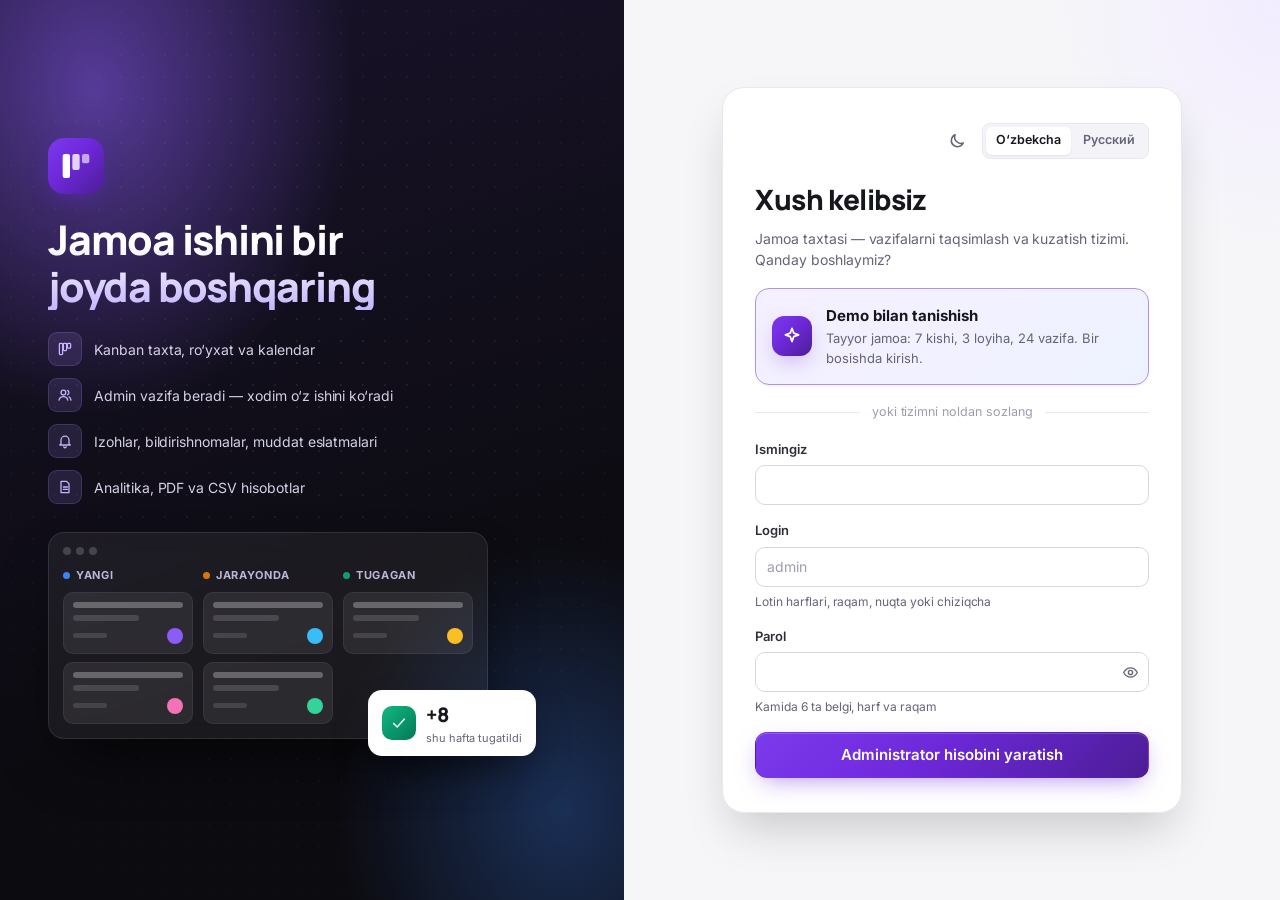
<file: index.html>
<!doctype html>
<html lang="uz">
<head>
  <meta charset="utf-8">
  <meta name="viewport" content="width=device-width, initial-scale=1, viewport-fit=cover">
  <meta name="color-scheme" content="light dark">
  <meta name="theme-color" content="#17171d">
  <title>Jamoa taxtasi</title>
  <meta name="description" content="Jamoa vazifalarini boshqarish tizimi: administrator vazifa beradi, xodimlar o‘z ishini kuzatadi.">
  <link rel="icon" href="data:image/svg+xml,%3Csvg xmlns='http://www.w3.org/2000/svg' viewBox='0 0 24 24'%3E%3Crect width='24' height='24' rx='6' fill='%236d28d9'/%3E%3Crect x='4' y='5' width='4' height='14' rx='1' fill='%23fff'/%3E%3Crect x='10' y='5' width='4' height='9' rx='1' fill='%23fff' fill-opacity='.8'/%3E%3Crect x='16' y='5' width='4' height='5' rx='1' fill='%23fff' fill-opacity='.6'/%3E%3C/svg%3E">
  <link rel="stylesheet" href="css/fonts.css">
  <link rel="stylesheet" href="css/tokens.css">
  <link rel="stylesheet" href="css/components.css">
  <link rel="stylesheet" href="css/layout.css">
  <link rel="stylesheet" href="css/views.css">
  <link rel="stylesheet" href="css/theme.css">
  <link rel="stylesheet" href="css/print.css" media="print">
</head>
<body>
  <a class="skip" href="#view">Asosiy qismga o‘tish</a>
  <div id="app" class="app"></div>
  <noscript><p style="padding:24px">Ilova ishlashi uchun JavaScript yoqilgan bo‘lishi kerak. / Для работы приложения включите JavaScript.</p></noscript>

  <!-- yadro -->
  <script src="js/core/sha256.js"></script>
  <script src="js/core/logic.js"></script>
  <script src="js/core/i18n.js"></script>
  <script src="js/core/i18n-ru.js"></script>
  <script src="js/core/store.js"></script>
  <script src="js/core/auth.js"></script>
  <script src="js/core/ui.js"></script>
  <script src="js/core/router.js"></script>
  <script src="js/core/charts.js"></script>
  <!-- sahifalar -->
  <script src="js/views/auth.js"></script>
  <script src="js/views/task-detail.js"></script>
  <script src="js/views/board.js"></script>
  <script src="js/views/users.js"></script>
  <script src="js/views/dashboard.js"></script>
  <script src="js/views/member.js"></script>
  <script src="js/views/notifications.js"></script>
  <script src="js/views/reports.js"></script>
  <script src="js/views/settings.js"></script>
  <!-- ishga tushirish -->
  <script src="js/app.js"></script>
  <script>App.boot();</script>
</body>
</html>
</file>
<file: css/fonts.css>
/* Inter va Manrope (SIL OFL litsenziyasi) — file:// da ishlashi uchun CSS ichiga joylangan. Subsetlar: lotin, lotin-kengaytirilgan, kirill. */
@font-face{font-family:'Inter';font-style:normal;font-display:swap;font-weight:200 800;src:url([data-uri]) format('woff2');unicode-range:U+0301,U+0400-045F,U+0490-0491,U+04B0-04B1,U+2116;}
@font-face{font-family:'Inter';font-style:normal;font-display:swap;font-weight:200 800;src:url([data-uri]) format('woff2');unicode-range:U+0100-02BA,U+02BD-02C5,U+02C7-02CC,U+02CE-02D7,U+02DD-02FF,U+0304,U+0308,U+0329,U+1D00-1DBF,U+1E00-1E9F,U+1EF2-1EFF,U+2020,U+20A0-20AB,U+20AD-20C0,U+2113,U+2C60-2C7F,U+A720-A7FF;}
@font-face{font-family:'Inter';font-style:normal;font-display:swap;font-weight:200 800;src:url([data-uri]) format('woff2');unicode-range:U+0000-00FF,U+0131,U+0152-0153,U+02BB-02BC,U+02C6,U+02DA,U+02DC,U+0304,U+0308,U+0329,U+2000-206F,U+20AC,U+2122,U+2191,U+2193,U+2212,U+2215,U+FEFF,U+FFFD;}
@font-face{font-family:'Manrope';font-style:normal;font-display:swap;font-weight:200 800;src:url([data-uri]) format('woff2');unicode-range:U+0301,U+0400-045F,U+0490-0491,U+04B0-04B1,U+2116;}
@font-face{font-family:'Manrope';font-style:normal;font-display:swap;font-weight:200 800;src:url([data-uri]) format('woff2');unicode-range:U+0100-02BA,U+02BD-02C5,U+02C7-02CC,U+02CE-02D7,U+02DD-02FF,U+0304,U+0308,U+0329,U+1D00-1DBF,U+1E00-1E9F,U+1EF2-1EFF,U+2020,U+20A0-20AB,U+20AD-20C0,U+2113,U+2C60-2C7F,U+A720-A7FF;}
@font-face{font-family:'Manrope';font-style:normal;font-display:swap;font-weight:200 800;src:url([data-uri]) format('woff2');unicode-range:U+0000-00FF,U+0131,U+0152-0153,U+02BB-02BC,U+02C6,U+02DA,U+02DC,U+0304,U+0308,U+0329,U+2000-206F,U+20AC,U+2122,U+2191,U+2193,U+2212,U+2215,U+FEFF,U+FFFD;}
</file>
<file: css/tokens.css>
/* "Grafit" palitrasi: deyarli qora menyu + binafsha urg'u, neytral kulrang yuzalar.
   Uch holat: tizim (prefers-color-scheme), majburiy yorug' [data-theme=light], majburiy qorong'i [data-theme=dark].
   Holat ranglari (new/doing/done) dataviz validatori bilan tekshirilgan: CVD ΔE 8.8, kontrast ≥ 3:1 (ikkala rejim). */
:root {
  --bg: #f6f6f9;
  --surface: #ffffff;
  --surface-2: #f4f4f8;
  --lane: #efeff4;
  --ink: #16161d;
  --ink-2: #2e2e3a;
  --muted: #64647a;
  --faint: #9d9db0;
  --line: #e8e8ef;
  --line-strong: #d7d7e2;
  --hover: #f1f1f6;
  --primary: #6d28d9;
  --primary-hover: #5b21b6;
  --primary-soft: #f2ecff;
  --primary-ink: #6d28d9;
  --on-primary: #ffffff;
  --grad: linear-gradient(135deg, #7c3aed 0%, #6d28d9 45%, #4c1d95 100%);
  --grad-soft: linear-gradient(135deg, #f5f0ff 0%, #eef2ff 100%);
  --glow: 0 8px 24px -8px rgba(109, 40, 217, .55);
  --gold: #8b5cf6;
  --gold-soft: #f2ecff;
  --gold-ink: #6d28d9;
  --side-top: #1d1530;
  --side-bottom: #0e0e12;
  --side-ink: #f4f4f7;
  --side-muted: #a3a3b4;
  --side-hover: rgba(255, 255, 255, .06);
  --side-accent: #a78bfa;
  --side-active-bg: linear-gradient(90deg, rgba(167, 139, 250, .22), rgba(167, 139, 250, .06));
  --side-active-ink: #ffffff;
  --side-badge-ink: #1a1030;
  --side-bg:
    radial-gradient(120% 40% at 0% 0%, rgba(124, 58, 237, .28), transparent 60%),
    radial-gradient(90% 30% at 100% 100%, rgba(124, 58, 237, .14), transparent 70%),
    linear-gradient(180deg, #17171d, #0d0d11);
  --new: #3b82f6;
  --doing: #d97706;
  --done: #0f9f6e;
  --new-soft: #eaf1fe;
  --doing-soft: #fdf2e3;
  --done-soft: #e5f6ef;
  --error: #dc2626;
  --error-soft: #fef2f2;
  --ok: #047857;
  --ok-soft: #e5f6ef;
  --warn: #b45309;
  --warn-soft: #fdf2e3;
  --shadow-sm: 0 1px 2px rgba(22, 22, 29, .04), 0 1px 3px rgba(22, 22, 29, .04);
  --shadow-md: 0 1px 2px rgba(22, 22, 29, .04), 0 8px 24px -6px rgba(22, 22, 29, .10);
  --shadow: 0 24px 48px -12px rgba(22, 22, 29, .22);
  --radius: 14px;
  --radius-sm: 9px;
  --font: "Inter", system-ui, -apple-system, "Segoe UI", Roboto, Ubuntu, "Noto Sans", Arial, sans-serif;
  --font-display: "Manrope", "Inter", system-ui, sans-serif;
  --mono: ui-monospace, "SFMono-Regular", Menlo, Consolas, monospace;
  color-scheme: light;
}

/* Qorong'i qiymatlar — bir marta yoziladi, ikki selektorga qo'llanadi */
@media (prefers-color-scheme: dark) {
  :root:not([data-theme="light"]) {
    --bg: #0b0b0f; --surface: #141419; --surface-2: #1a1a21; --lane: #111116; --ink: #f3f3f7; --ink-2: #d9d9e3;
    --muted: #a2a2b5; --faint: #6e6e82; --line: #25252e; --line-strong: #33333f; --hover: #1d1d25;
    --primary: #a78bfa; --primary-hover: #c4b5fd; --primary-soft: #231a3b; --primary-ink: #c4b5fd; --on-primary: #140c26;
    --grad: linear-gradient(135deg, #8b5cf6 0%, #7c3aed 50%, #5b21b6 100%); --grad-soft: linear-gradient(135deg, #1d1630 0%, #171a2c 100%);
    --glow: 0 8px 28px -8px rgba(139, 92, 246, .6);
    --gold: #a78bfa; --gold-soft: #231a3b; --gold-ink: #c4b5fd;
    --new-soft: #14223f; --doing-soft: #2e2210; --done-soft: #0f2a20;
    --error: #f87171; --error-soft: #2a1416; --ok: #34d399; --ok-soft: #0f2a20; --warn: #fbbf24; --warn-soft: #2e2210;
    --shadow-sm: 0 1px 2px rgba(0, 0, 0, .35); --shadow-md: 0 1px 2px rgba(0, 0, 0, .3), 0 10px 28px -8px rgba(0, 0, 0, .6); --shadow: 0 24px 56px -12px rgba(0, 0, 0, .7);
    color-scheme: dark;
  }
}
:root[data-theme="dark"] {
  --bg: #0b0b0f; --surface: #141419; --surface-2: #1a1a21; --lane: #111116; --ink: #f3f3f7; --ink-2: #d9d9e3;
  --muted: #a2a2b5; --faint: #6e6e82; --line: #25252e; --line-strong: #33333f; --hover: #1d1d25;
  --primary: #a78bfa; --primary-hover: #c4b5fd; --primary-soft: #231a3b; --primary-ink: #c4b5fd; --on-primary: #140c26;
  --grad: linear-gradient(135deg, #8b5cf6 0%, #7c3aed 50%, #5b21b6 100%); --grad-soft: linear-gradient(135deg, #1d1630 0%, #171a2c 100%);
  --glow: 0 8px 28px -8px rgba(139, 92, 246, .6);
  --gold: #a78bfa; --gold-soft: #231a3b; --gold-ink: #c4b5fd;
  --new-soft: #14223f; --doing-soft: #2e2210; --done-soft: #0f2a20;
  --error: #f87171; --error-soft: #2a1416; --ok: #34d399; --ok-soft: #0f2a20; --warn: #fbbf24; --warn-soft: #2e2210;
  --shadow-sm: 0 1px 2px rgba(0, 0, 0, .35); --shadow-md: 0 1px 2px rgba(0, 0, 0, .3), 0 10px 28px -8px rgba(0, 0, 0, .6); --shadow: 0 24px 56px -12px rgba(0, 0, 0, .7);
  color-scheme: dark;
}
</file>
<file: css/components.css>
/* Asos va umumiy komponentlar */
* { box-sizing: border-box; }
[hidden] { display: none !important; }
html { -webkit-text-size-adjust: 100%; }
body { margin: 0; font: 14px/1.5 var(--font); color: var(--ink); background: var(--bg); -webkit-font-smoothing: antialiased; }
h1, h2, h3, h4 { margin: 0; letter-spacing: -.01em; text-wrap: balance; }
p { margin: 0; }
a { color: var(--primary-ink); }
button, input, select, textarea { font: inherit; color: inherit; }
:focus-visible { outline: 2px solid var(--primary); outline-offset: 2px; border-radius: 6px; }
.sr-only { position: absolute; width: 1px; height: 1px; padding: 0; margin: -1px; overflow: hidden; clip: rect(0 0 0 0); white-space: nowrap; border: 0; }
.muted { color: var(--muted); }
.num { font-variant-numeric: tabular-nums; }
.skip { position: absolute; left: -999px; top: 8px; z-index: 200; background: var(--surface); color: var(--ink); padding: 8px 12px; border-radius: 6px; }
.skip:focus { left: 8px; }

/* Ikonka */
.ico { display: inline-grid; place-items: center; width: 18px; height: 18px; flex: none; }
.ico svg { width: 100%; height: 100%; fill: none; stroke: currentColor; stroke-width: 1.6; stroke-linecap: round; stroke-linejoin: round; }

/* ---------- Tugmalar ---------- */
.btn {
  display: inline-flex; align-items: center; justify-content: center; gap: 7px; height: 36px; padding: 0 14px;
  font-weight: 600; font-size: 13.5px; white-space: nowrap; cursor: pointer; text-decoration: none; color: var(--ink);
  background: var(--surface); border: 1px solid var(--line); border-radius: var(--radius-sm); transition: background .12s, border-color .12s;
}
.btn:hover { background: var(--hover); }
.btn:disabled { opacity: .55; cursor: not-allowed; }
.btn .ico { width: 16px; height: 16px; }
.btn--primary { background: var(--primary); border-color: var(--primary); color: var(--on-primary); }
.btn--primary:hover { background: var(--primary-hover); border-color: var(--primary-hover); }
.btn--gold { background: var(--gold); border-color: var(--gold); color: #fff; }
.btn--danger { background: var(--error); border-color: var(--error); color: #fff; }
.btn--danger:hover { background: var(--error); filter: brightness(.95); }
.btn--ghost { background: transparent; border-color: transparent; }
.btn--ghost:hover { background: var(--hover); }
.btn--sm { height: 30px; padding: 0 10px; font-size: 12.5px; }
.btn--block { width: 100%; height: 42px; font-size: 14.5px; }
.icon-btn { width: 30px; height: 30px; display: inline-grid; place-items: center; padding: 0; border: 0; border-radius: var(--radius-sm); background: transparent; color: var(--muted); cursor: pointer; flex: none; }
.icon-btn:hover { background: var(--hover); color: var(--ink); }
.icon-btn .ico { width: 17px; height: 17px; }
.icon-btn--lg { width: 38px; height: 38px; }
.icon-btn--lg .ico { width: 19px; height: 19px; }
.icon-btn--danger:hover { color: var(--error); }
.link-btn { padding: 0; font-weight: 600; color: var(--primary-ink); background: none; border: 0; cursor: pointer; text-decoration: underline; text-underline-offset: 2px; }

/* ---------- Maydonlar ---------- */
.input, select.input, textarea.input {
  width: 100%; height: 38px; padding: 0 11px; color: var(--ink); background: var(--surface);
  border: 1px solid var(--line); border-radius: var(--radius-sm); transition: border-color .12s, box-shadow .12s;
}
textarea.input { height: auto; min-height: 90px; padding: 9px 11px; resize: vertical; line-height: 1.5; }
.input::placeholder { color: var(--faint); }
.input:hover { border-color: var(--line-strong); }
.input:focus-visible { outline: none; border-color: var(--primary); box-shadow: 0 0 0 3px var(--primary-soft); }
[aria-invalid="true"], .input[aria-invalid="true"] { border-color: var(--error) !important; }
.input-wrap { position: relative; }
.input-wrap .input { padding-right: 40px; }
.input-addon { position: absolute; right: 4px; top: 50%; transform: translateY(-50%); }
.field { display: grid; gap: 6px; min-width: 0; align-content: start; }
.field__label { font-size: 13px; font-weight: 600; color: var(--ink-2); }
.field__opt { font-weight: 400; color: var(--faint); }
.field__hint { font-size: 12px; color: var(--muted); }
.field__error { font-size: 12.5px; font-weight: 600; color: var(--error); }
.field__error:empty { display: none; }
.form { display: grid; gap: 16px; }
.form__row { display: grid; grid-template-columns: repeat(2, minmax(0, 1fr)); gap: 14px; }
.check { display: inline-flex; align-items: center; gap: 8px; cursor: pointer; font-size: 13.5px; color: var(--ink-2); }
.check input { width: 16px; height: 16px; accent-color: var(--primary); margin: 0; }

/* Segment tanlov (rol, mavzu, ko'rinish) */
.seg-ctl { display: inline-flex; padding: 3px; gap: 2px; background: var(--surface-2); border: 1px solid var(--line); border-radius: 9px; }
.seg-ctl button { height: 30px; padding: 0 12px; display: inline-flex; align-items: center; gap: 6px; font-size: 13px; font-weight: 600; color: var(--muted); background: transparent; border: 0; border-radius: 7px; cursor: pointer; }
.seg-ctl button[aria-pressed="true"], .seg-ctl button[aria-selected="true"] { color: var(--ink); background: var(--surface); box-shadow: var(--shadow-sm); }
.seg-ctl .ico { width: 15px; height: 15px; }

/* Rang tanlov */
.swatches { display: flex; flex-wrap: wrap; gap: 8px; }
.swatch { width: 28px; height: 28px; border-radius: 50%; border: 2px solid transparent; background: var(--sw); cursor: pointer; box-shadow: inset 0 0 0 2px var(--surface); }
.swatch[aria-pressed="true"], .swatch[aria-checked="true"] { border-color: var(--ink); }

/* ---------- Belgilar ---------- */
.avatar {
  --av: var(--primary);
  width: 28px; height: 28px; flex: none; border-radius: 50%; display: inline-grid; place-items: center;
  font-size: 11px; font-weight: 700; letter-spacing: .02em; color: #fff; background: var(--av);
}
.avatar--sm { width: 22px; height: 22px; font-size: 9.5px; }
.avatar--lg { width: 40px; height: 40px; font-size: 14px; }
.avatar--xl { width: 56px; height: 56px; font-size: 19px; }
.avatar--empty { background: transparent; color: var(--faint); border: 1.5px dashed var(--line-strong); }
.dot { width: 8px; height: 8px; border-radius: 50%; display: inline-block; flex: none; }
.dot--new { background: var(--new); } .dot--doing { background: var(--doing); } .dot--done { background: var(--done); }
.pill { display: inline-flex; align-items: center; gap: 6px; height: 24px; padding: 0 9px; font-size: 12px; font-weight: 600; border-radius: 12px; white-space: nowrap; }
.pill--new { background: var(--new-soft); color: var(--ink-2); } .pill--doing { background: var(--doing-soft); color: var(--ink-2); } .pill--done { background: var(--done-soft); color: var(--ink-2); }
.pill--admin { background: var(--gold-soft); color: var(--gold-ink); }
.pill--member { background: var(--surface-2); color: var(--muted); }
.pill--off { background: var(--error-soft); color: var(--error); }
.prio { display: inline-flex; align-items: center; gap: 4px; font-size: 12px; font-weight: 600; }
.prio .ico { width: 14px; height: 14px; }
.prio--yuqori { color: var(--error); } .prio--orta { color: var(--warn); } .prio--past { color: var(--faint); }
.tag { display: inline-flex; align-items: center; height: 20px; padding: 0 7px; font-size: 11.5px; font-weight: 600; color: var(--muted); background: var(--surface-2); border-radius: 5px; }
.proj-chip { --pc: var(--primary); display: inline-flex; align-items: center; gap: 6px; max-width: 100%; font-size: 12px; font-weight: 600; color: var(--ink-2); overflow: hidden; text-overflow: ellipsis; white-space: nowrap; }
.proj-chip__dot { width: 8px; height: 8px; border-radius: 2px; background: var(--pc); flex: none; }
.chip { height: 28px; padding: 0 11px; font-size: 12.5px; font-weight: 600; color: var(--ink-2); background: var(--surface-2); border: 1px solid transparent; border-radius: 14px; cursor: pointer; }
.chip:hover:not(:disabled) { border-color: var(--line-strong); }
.chip:disabled { opacity: .45; cursor: not-allowed; }
.chip--ghost { background: transparent; color: var(--muted); }
.chip[aria-pressed="true"] { background: var(--primary-soft); color: var(--primary-ink); }
.count-badge { min-width: 18px; height: 18px; padding: 0 5px; display: inline-grid; place-items: center; font-size: 11px; font-weight: 700; color: #fff; background: var(--gold); border-radius: 9px; }
kbd { font: 600 11px/1 var(--font); padding: 3px 6px; color: var(--muted); background: var(--surface); border: 1px solid var(--line-strong); border-bottom-width: 2px; border-radius: 5px; }

/* Progress */
.bar { height: 6px; border-radius: 3px; background: var(--lane); overflow: hidden; }
.bar > i { display: block; height: 100%; border-radius: 3px; background: var(--primary); transition: width .3s ease; }
.bar--gold > i { background: var(--gold); } .bar--ok > i { background: var(--done); }
.segbar { display: flex; gap: 2px; height: 8px; border-radius: 4px; overflow: hidden; background: var(--lane); }
.segbar > i { display: block; height: 100%; }
.segbar .s-new { background: var(--new); } .segbar .s-doing { background: var(--doing); } .segbar .s-done { background: var(--done); }

/* ---------- Kartalar ---------- */
.card { background: var(--surface); border: 1px solid var(--line); border-radius: var(--radius); box-shadow: var(--shadow-sm); }
.card__head { display: flex; align-items: center; justify-content: space-between; gap: 12px; padding: 14px 16px 0; }
.card__title { font-size: 14.5px; font-weight: 700; }
.card__body { padding: 14px 16px 16px; }
.alert { padding: 10px 12px; font-size: 13px; font-weight: 600; border-radius: var(--radius-sm); }
.alert--error { color: var(--error); background: var(--error-soft); }
.alert--warn { color: var(--warn); background: var(--warn-soft); }
.alert--info { color: var(--primary-ink); background: var(--primary-soft); }
.empty { display: grid; justify-items: center; gap: 6px; padding: 36px 16px; text-align: center; color: var(--muted); }
.empty__ico { width: 36px; height: 36px; color: var(--faint); margin-bottom: 4px; }
.empty__title { font-weight: 700; color: var(--ink-2); }
.empty__text { max-width: 42ch; font-size: 13px; }
.empty .btn { margin-top: 8px; }

/* ---------- Jadval ---------- */
.table-wrap { overflow-x: auto; border: 1px solid var(--line); border-radius: var(--radius); background: var(--surface); }
.table { width: 100%; border-collapse: collapse; font-size: 13.5px; }
.table th { position: sticky; top: 0; z-index: 1; text-align: left; font-size: 12px; font-weight: 600; color: var(--muted); padding: 10px 12px; background: var(--surface-2); border-bottom: 1px solid var(--line); white-space: nowrap; }
.table td { padding: 10px 12px; border-bottom: 1px solid var(--line); vertical-align: middle; }
.table tr:last-child td { border-bottom: 0; }
.table tbody tr:hover { background: var(--surface-2); }
.cell-user { display: inline-flex; align-items: center; gap: 8px; }

/* ---------- Menyu (ochiladigan) ---------- */
.menu {
  position: fixed; z-index: 90; min-width: 220px; max-width: min(360px, calc(100vw - 16px)); max-height: min(70vh, 520px); overflow: auto; padding: 6px;
  background: var(--surface); border: 1px solid var(--line); border-radius: var(--radius); box-shadow: var(--shadow); animation: pop-in .12s ease;
}
.menu--wide { width: 340px; }
.menu__item { display: flex; align-items: center; gap: 10px; width: 100%; padding: 8px 10px; font-size: 13.5px; font-weight: 500; text-align: left; color: var(--ink); background: none; border: 0; border-radius: 6px; cursor: pointer; }
.menu__item:hover, .menu__item:focus-visible { background: var(--hover); outline: none; }
.menu__item > span:not(.ico) { flex: 1; white-space: nowrap; }
.menu__item.is-danger { color: var(--error); }
.menu__sep { height: 1px; margin: 6px 4px; background: var(--line); }
.menu__head { display: flex; align-items: center; gap: 10px; padding: 8px 10px; }
.menu__head b { display: block; font-size: 13.5px; }
.menu__head small { color: var(--muted); font-size: 12px; }
.menu__head--row { justify-content: space-between; }
.menu__empty { padding: 14px 10px; color: var(--muted); font-size: 13px; }
.notif-item { display: flex; gap: 10px; width: 100%; padding: 9px 10px; text-align: left; background: none; border: 0; border-radius: 6px; cursor: pointer; color: var(--ink); }
.notif-item:hover, .notif-item:focus-visible { background: var(--hover); outline: none; }
.notif-item__dot { width: 8px; height: 8px; margin-top: 6px; border-radius: 50%; flex: none; background: transparent; }
.notif-item.is-unread .notif-item__dot { background: var(--gold); }
.notif-item__text { display: grid; gap: 2px; font-size: 13px; }
.notif-item__text small { color: var(--faint); font-size: 11.5px; }
.notif-item:not(.is-unread) .notif-item__text > span { color: var(--muted); }

/* ---------- Modal ---------- */
.modal { position: fixed; inset: 0; z-index: 100; display: grid; place-items: center; padding: 16px; background: rgba(11, 16, 34, .45); animation: fade .16s ease; }
.modal__box {
  width: min(560px, 100%); max-height: calc(100vh - 32px); overflow: auto; display: grid; gap: 0;
  background: var(--surface); color: var(--ink); border-radius: 14px; box-shadow: var(--shadow); animation: modal-in .18s cubic-bezier(.2, .9, .3, 1.2);
}
.modal__box--sm { width: min(420px, 100%); }
.modal__box--lg { width: min(820px, 100%); }
.modal__head { display: flex; align-items: center; justify-content: space-between; gap: 12px; padding: 18px 20px 0; }
.modal__title { font-size: 17px; font-weight: 700; }
.modal__body { padding: 16px 20px; }
.modal__actions { display: flex; flex-wrap: wrap; justify-content: flex-end; gap: 8px; padding: 0 20px 18px; }
.confirm { display: grid; gap: 12px; }
.confirm__icon { width: 44px; height: 44px; display: grid; place-items: center; border-radius: 50%; color: var(--warn); background: var(--warn-soft); }
.confirm__icon.is-danger { color: var(--error); background: var(--error-soft); }
.confirm__icon .ico { width: 22px; height: 22px; }
.confirm__text { color: var(--muted); }
.kbd-list { display: grid; gap: 8px; margin: 0; }
.kbd-list div { display: flex; justify-content: space-between; gap: 16px; align-items: center; }
.kbd-list dd { margin: 0; color: var(--muted); }

/* ---------- O'ng panel ---------- */
.drawer { position: fixed; inset: 0; z-index: 95; }
.drawer__backdrop { position: absolute; inset: 0; background: rgba(11, 16, 34, .32); animation: fade .15s ease; }
.drawer__panel {
  position: absolute; top: 0; right: 0; bottom: 0; width: min(520px, 100%); display: flex; flex-direction: column;
  background: var(--surface); border-left: 1px solid var(--line); box-shadow: var(--shadow); animation: slide .2s ease;
}
.drawer__panel--wide { width: min(680px, 100%); }
.drawer__head { display: flex; align-items: center; justify-content: space-between; gap: 12px; padding: 16px 20px; border-bottom: 1px solid var(--line); }
.drawer__title { font-size: 15px; font-weight: 700; }
.drawer__tools { display: flex; gap: 4px; }
.drawer__body { flex: 1; overflow-y: auto; padding: 20px; padding-bottom: calc(20px + env(safe-area-inset-bottom, 0px)); }

/* ---------- Toast ---------- */
.toast {
  position: fixed; left: 50%; bottom: calc(22px + env(safe-area-inset-bottom, 0px)); z-index: 120; transform: translateX(-50%);
  display: flex; align-items: center; gap: 12px; max-width: min(540px, calc(100% - 32px)); padding: 9px 9px 9px 16px;
  font-size: 13.5px; font-weight: 600; color: #fff; background: #151b2d; border-radius: 10px; box-shadow: var(--shadow); animation: toast-in .2s cubic-bezier(.2, .9, .3, 1.2);
}
.toast--error { background: #991b1b; }
.toast__text { overflow-wrap: anywhere; }
.toast__btn { flex: none; padding: 5px 10px; font-weight: 700; color: #f3d27e; background: transparent; border: 1px solid rgba(243, 210, 126, .6); border-radius: 6px; cursor: pointer; }

/* ---------- Kalendar (sana tanlash) ---------- */
.date-field { position: relative; }
.date-row { display: flex; gap: 4px; }
.date-btn { display: flex; align-items: center; gap: 8px; text-align: left; cursor: pointer; flex: 1; min-width: 0; }
.date-btn .ico { color: var(--muted); width: 16px; height: 16px; }
.date-btn.is-empty .date-btn__text { color: var(--faint); }
.date-btn[aria-expanded="true"] { border-color: var(--primary); box-shadow: 0 0 0 3px var(--primary-soft); }
.date-btn__text { overflow: hidden; text-overflow: ellipsis; white-space: nowrap; }
.date-row .icon-btn { width: 38px; height: 38px; }
.cal { position: absolute; top: calc(100% + 4px); right: 0; z-index: 20; width: 300px; padding: 12px; background: var(--surface); border: 1px solid var(--line); border-radius: 12px; box-shadow: var(--shadow); animation: pop-in .14s ease; }
.cal__head { display: flex; align-items: center; justify-content: space-between; margin-bottom: 8px; }
.cal__title { font-weight: 700; }
.cal__nav { display: flex; gap: 2px; }
.cal__week, .cal__grid { display: grid; grid-template-columns: repeat(7, 1fr); gap: 2px; }
.cal__week span { height: 26px; display: grid; place-items: center; font-size: 11px; font-weight: 700; color: var(--faint); text-transform: uppercase; }
.cal__day { height: 34px; display: grid; place-items: center; padding: 0; font-size: 13px; font-variant-numeric: tabular-nums; color: var(--ink); background: transparent; border: 0; border-radius: 8px; cursor: pointer; }
.cal__day:hover:not(:disabled) { background: var(--hover); }
.cal__day.is-other { color: var(--faint); }
.cal__day.is-today { box-shadow: inset 0 0 0 1.5px var(--gold); color: var(--gold-ink); font-weight: 700; }
.cal__day[aria-pressed="true"] { background: var(--primary); color: var(--on-primary); font-weight: 700; box-shadow: none; }
.cal__day:disabled { opacity: .35; cursor: not-allowed; text-decoration: line-through; }
.cal__quick { display: flex; flex-wrap: wrap; gap: 6px; margin-top: 10px; padding-top: 10px; border-top: 1px solid var(--line); }
.cal__quick .chip--ghost { margin-left: auto; }

/* ---------- Animatsiyalar ---------- */
.is-ghost { pointer-events: none; }
.drawer.is-ghost .drawer__panel { animation: slide-out .18s ease forwards; }
.drawer.is-ghost .drawer__backdrop, .modal.is-ghost { animation: fade-out .16s ease forwards; }
.modal.is-ghost .modal__box { animation: modal-out .16s ease forwards; }
@keyframes fade { from { opacity: 0; } to { opacity: 1; } }
@keyframes fade-out { to { opacity: 0; } }
@keyframes slide { from { transform: translateX(28px); opacity: 0; } to { transform: none; opacity: 1; } }
@keyframes slide-out { to { transform: translateX(32px); opacity: 0; } }
@keyframes modal-in { from { transform: translateY(8px) scale(.97); opacity: 0; } to { transform: none; opacity: 1; } }
@keyframes modal-out { to { transform: translateY(6px) scale(.98); opacity: 0; } }
@keyframes pop-in { from { transform: translateY(-4px) scale(.98); opacity: 0; } to { transform: none; opacity: 1; } }
@keyframes toast-in { from { transform: translate(-50%, 12px); opacity: 0; } to { transform: translate(-50%, 0); opacity: 1; } }
@keyframes card-in { from { transform: translateY(-6px); opacity: 0; } to { transform: none; opacity: 1; } }
@keyframes flash { from { box-shadow: 0 0 0 2px var(--gold); } to { box-shadow: 0 0 0 0 transparent; } }
@keyframes shake { 0%, 100% { transform: none; } 25% { transform: translateX(-4px); } 75% { transform: translateX(4px); } }
@media (prefers-reduced-motion: reduce) {
  *, *::before, *::after { animation: none !important; transition: none !important; scroll-behavior: auto !important; }
  .is-ghost { display: none !important; }
}
.menu__item--rich { align-items: flex-start; padding: 10px 12px; }
.menu__item--rich .ico { margin-top: 2px; color: var(--primary-ink); }
.menu__text { display: grid; gap: 1px; }
.menu__text b { font-weight: 600; white-space: nowrap; }
.menu__text small { font-size: 12px; color: var(--muted); white-space: normal; }
</file>
<file: css/layout.css>
/* Karkas: lojuvard chap menyu | yuqori panel + ko'rinish; telefonda pastki navigatsiya. Kirish sahifasi. */
.app { min-height: 100vh; }
.app:not(.app--guest) { display: grid; grid-template-columns: 248px minmax(0, 1fr); }

/* ---------- Chap menyu ---------- */
.side {
  --ink: var(--side-ink); --muted: var(--side-muted); --hover: var(--side-hover);
  position: sticky; top: 0; height: 100vh; display: flex; flex-direction: column; gap: 18px; padding: 18px 14px 14px; color: var(--side-ink);
  background: var(--side-bg);
  overflow-y: auto;
}
.side :focus-visible { outline-color: var(--side-accent); }
.brand { display: flex; align-items: center; gap: 10px; padding: 4px 8px; color: var(--side-ink); text-decoration: none; }
.brand__mark { width: 30px; height: 30px; display: grid; place-items: center; border-radius: 8px; background: var(--side-hover); }
.brand__mark svg { width: 20px; height: 20px; }
.m1 { fill: var(--new); } .m2 { fill: var(--doing); } .m3 { fill: var(--done); }
.brand__text { display: grid; line-height: 1.15; }
.brand__text b { font-size: 15px; }
.brand__text small { font-size: 10.5px; font-weight: 700; letter-spacing: .14em; text-transform: uppercase; color: var(--side-accent); }
.nav ul { list-style: none; margin: 0; padding: 0; display: grid; gap: 2px; }
.nav a {
  display: flex; align-items: center; gap: 11px; padding: 8px 10px; border-radius: 8px; color: var(--side-muted);
  text-decoration: none; font-weight: 600; font-size: 13.5px; transition: background .12s, color .12s;
}
.nav a:hover { background: var(--side-hover); color: var(--side-ink); }
.nav a[aria-current="page"] { background: var(--side-active-bg); color: var(--side-active-ink); box-shadow: inset 3px 0 0 var(--side-accent); }
.nav__label { flex: 1; }
.nav__badge { min-width: 18px; height: 18px; padding: 0 5px; display: grid; place-items: center; font-size: 11px; font-weight: 700; color: var(--side-badge-ink); background: var(--side-accent); border-radius: 9px; }

/* ---------- Yuqori panel ---------- */
.main { min-width: 0; display: flex; flex-direction: column; }
.topbar {
  position: sticky; top: 0; z-index: 30; display: flex; align-items: center; gap: 12px; min-height: 64px; padding: 10px 28px;
  background: color-mix(in srgb, var(--bg) 88%, transparent); backdrop-filter: saturate(1.4) blur(10px); border-bottom: 1px solid var(--line);
}
.topbar__title { flex: 1; min-width: 0; }
.topbar__title h1 { font-size: 19px; font-weight: 750; overflow: hidden; text-overflow: ellipsis; white-space: nowrap; }
.topbar__sub { font-size: 12.5px; color: var(--muted); }
.topbar__tools { display: flex; align-items: center; gap: 4px; }
.bell { position: relative; }
.bell__badge { position: absolute; top: 3px; right: 2px; min-width: 17px; height: 17px; padding: 0 4px; display: grid; place-items: center; font-size: 10px; font-weight: 800; color: #151b2d; background: var(--gold); border-radius: 9px; border: 2px solid var(--bg); }
.user-btn { display: flex; align-items: center; gap: 8px; height: 40px; padding: 0 8px 0 4px; margin-left: 4px; font-weight: 600; color: var(--ink); background: transparent; border: 1px solid transparent; border-radius: 22px; cursor: pointer; }
.user-btn:hover { background: var(--hover); }
.user-btn .ico { width: 14px; height: 14px; color: var(--muted); }

.view { padding: 24px 28px 64px; outline: none; min-width: 0; }
.bottom-nav { display: none; }

/* ---------- Kirish sahifasi ---------- */
.auth { min-height: 100vh; display: grid; grid-template-columns: minmax(0, 1fr) minmax(0, 1.05fr); }
.auth__brand {
  position: relative; display: grid; align-items: center; padding: 48px; color: #fff; overflow: hidden;
  background:
    url("data:image/svg+xml,%3Csvg xmlns='http://www.w3.org/2000/svg' width='72' height='72' viewBox='0 0 72 72'%3E%3Cg fill='none' stroke='%23ffffff' stroke-opacity='.07' stroke-width='1.2'%3E%3Crect x='22' y='22' width='28' height='28'/%3E%3Crect x='22' y='22' width='28' height='28' transform='rotate(45 36 36)'/%3E%3Ccircle cx='36' cy='36' r='6'/%3E%3C/g%3E%3C/svg%3E"),
    radial-gradient(120% 80% at 0% 0%, #2a46a8 0%, transparent 60%),
    linear-gradient(160deg, #16286a, #0b1538);
}
.auth__brand-inner { position: relative; max-width: 440px; display: grid; gap: 22px; }
.auth__logo { width: 56px; height: 56px; display: grid; place-items: center; border-radius: 14px; background: rgba(255, 255, 255, .1); box-shadow: inset 0 0 0 1px rgba(243, 210, 126, .35); }
.auth__logo svg { width: 32px; height: 32px; }
.auth__headline { font-size: clamp(26px, 3vw, 36px); line-height: 1.15; font-weight: 800; }
.auth__points { list-style: none; margin: 0; padding: 0; display: grid; gap: 12px; color: #dbe3ff; }
.auth__points li { display: flex; align-items: center; gap: 12px; }
.auth__points .ico { width: 34px; height: 34px; padding: 8px; border-radius: 9px; color: #f3d27e; background: rgba(255, 255, 255, .08); }
.auth__main { display: grid; place-items: center; padding: 40px 24px; background: var(--bg); }
.auth__card { width: min(420px, 100%); display: grid; gap: 18px; }
.auth__card > div { display: grid; gap: 18px; }
.auth__title { font-size: 26px; font-weight: 800; }
.auth__lead { color: var(--muted); margin-top: -10px; }
.lang-switch { justify-self: end; display: inline-flex; gap: 2px; padding: 3px; background: var(--surface-2); border: 1px solid var(--line); border-radius: 8px; }
.lang-switch__btn { height: 28px; padding: 0 10px; font-size: 12.5px; font-weight: 600; color: var(--muted); background: none; border: 0; border-radius: 6px; cursor: pointer; }
.lang-switch__btn[aria-pressed="true"] { background: var(--surface); color: var(--ink); box-shadow: var(--shadow-sm); }
.choice__card {
  width: 100%; display: grid; grid-template-columns: auto 1fr; gap: 2px 14px; align-items: center; padding: 16px; text-align: left; cursor: pointer;
  color: var(--ink); background: var(--surface); border: 1.5px solid var(--gold); border-radius: 12px; box-shadow: var(--shadow-sm);
}
.choice__card:hover { background: var(--gold-soft); }
.choice__card b { font-size: 15px; }
.choice__card span:last-child { grid-column: 2; font-size: 13px; color: var(--muted); }
.choice__ico { grid-row: span 2; width: 40px; height: 40px; padding: 9px; border-radius: 10px; color: var(--gold-ink); background: var(--gold-soft); }
.divider { display: flex; align-items: center; gap: 12px; color: var(--faint); font-size: 12.5px; }
.divider::before, .divider::after { content: ""; flex: 1; height: 1px; background: var(--line); }
.demo-box { display: grid; gap: 10px; padding: 14px; border: 1px dashed var(--line-strong); border-radius: 12px; background: var(--surface); }
.demo-box__title { display: flex; align-items: center; gap: 8px; font-size: 13px; font-weight: 700; color: var(--gold-ink); }
.demo-box__list { display: grid; grid-template-columns: repeat(2, minmax(0, 1fr)); gap: 8px; }
.demo-acc { display: flex; align-items: center; gap: 10px; padding: 8px 10px; text-align: left; cursor: pointer; color: var(--ink); background: var(--surface-2); border: 1px solid transparent; border-radius: 9px; min-width: 0; }
.demo-acc:hover { border-color: var(--primary); }
.demo-acc span { display: grid; line-height: 1.25; min-width: 0; }
.demo-acc b { font-size: 12.5px; overflow: hidden; text-overflow: ellipsis; white-space: nowrap; }
.demo-acc small { font-size: 11px; color: var(--muted); }
.demo-box__hint { font-size: 11.5px; color: var(--faint); }

/* ---------- Planshet ---------- */
@media (max-width: 1100px) {
  .app:not(.app--guest) { grid-template-columns: 76px minmax(0, 1fr); }
  .side { padding: 14px 10px; align-items: center; }
  .brand__text, .nav__label { display: none; }
  .nav a { justify-content: center; padding: 10px; position: relative; }
  .nav__badge { position: absolute; top: 2px; right: 2px; }
  }

/* ---------- Telefon ---------- */
@media (max-width: 760px) {
  .app:not(.app--guest) { grid-template-columns: minmax(0, 1fr); }
  .side { display: none; }                 /* telefonda pastki menyu yetarli */
  .topbar { padding: 8px 12px; gap: 6px; min-height: 56px; }
  .topbar__title h1 { font-size: 16.5px; }
  .topbar__sub { display: none; }
      .user-btn { padding: 0; margin: 0; }
  .view { padding: 16px 14px calc(88px + env(safe-area-inset-bottom, 0px)); }
  .bottom-nav {
    position: fixed; z-index: 60; left: 0; right: 0; bottom: 0; display: grid; grid-template-columns: repeat(5, 1fr);
    padding: 6px 4px calc(6px + env(safe-area-inset-bottom, 0px)); background: var(--surface); border-top: 1px solid var(--line);
  }
  .bottom-nav a { display: grid; justify-items: center; gap: 2px; padding: 4px 2px; font-size: 10.5px; font-weight: 600; color: var(--muted); text-decoration: none; border-radius: 8px; }
  .bottom-nav a span { overflow: hidden; text-overflow: ellipsis; white-space: nowrap; max-width: 100%; }
  .bottom-nav a[aria-current="page"] { color: var(--primary-ink); }
  .bottom-nav .ico { width: 21px; height: 21px; }
  .toast { bottom: calc(80px + env(safe-area-inset-bottom, 0px)); }
  .auth { grid-template-columns: 1fr; }
  .auth__brand { display: none; }
  .auth__main { padding: 28px 16px; align-items: start; }
  .demo-box__list { grid-template-columns: 1fr; }
  .form__row { grid-template-columns: 1fr; }
}
.auth__prefs { justify-self: end; display: flex; align-items: center; gap: 6px; }
</file>
<file: css/views.css>
/* Sahifalar: umumiy sarlavha, filtr paneli, Kanban, vazifa tafsiloti, jadval, kalendar, panel, sozlamalar. */

/* ---------- Sahifa boshi va filtr paneli ---------- */
.page-head { display: flex; flex-wrap: wrap; align-items: center; justify-content: space-between; gap: 12px 16px; margin-bottom: 16px; }
.page-head__stats { display: flex; flex-wrap: wrap; align-items: center; gap: 8px 14px; }
.late-chip { display: inline-flex; align-items: center; gap: 6px; font-weight: 600; color: var(--error); }
.btn-kbd { margin-left: 4px; color: inherit; background: rgba(255, 255, 255, .14); border-color: rgba(255, 255, 255, .3); }
.toolbar { display: flex; flex-wrap: wrap; align-items: center; gap: 8px; margin-bottom: 18px; }
.toolbar__search { position: relative; flex: 1 1 240px; max-width: 340px; }
.toolbar__search .ico { position: absolute; left: 10px; top: 50%; transform: translateY(-50%); width: 16px; height: 16px; color: var(--faint); pointer-events: none; }
.toolbar__search .input { padding-left: 34px; }
.input--sm { height: 34px; font-size: 13px; }
select.input--sm { width: auto; max-width: 200px; }
.toolbar .chip { display: inline-flex; align-items: center; gap: 6px; height: 34px; }
.toolbar .chip .ico { width: 15px; height: 15px; }

/* ---------- Kanban ---------- */
.kboard { display: grid; grid-template-columns: repeat(3, minmax(0, 1fr)); gap: 16px; align-items: start; }
.kcol { min-width: 0; padding: 10px; background: var(--lane); border-radius: 12px; transition: box-shadow .15s; }
.kcol__head { display: flex; align-items: center; justify-content: space-between; padding: 4px 6px 12px; }
.kcol__head h2 { display: flex; align-items: center; gap: 8px; font-size: 12.5px; font-weight: 700; letter-spacing: .06em; text-transform: uppercase; color: var(--muted); }
.kcol__count { min-width: 26px; height: 22px; padding: 0 8px; display: grid; place-items: center; font-size: 12px; font-weight: 700; color: var(--ink-2); background: var(--surface); border-radius: 11px; }
.kcol__list { list-style: none; margin: 0; padding: 0; display: grid; gap: 10px; }
.kcol__empty { padding: 22px 8px; text-align: center; font-size: 13px; color: var(--faint); border: 1.5px dashed var(--line-strong); border-radius: 10px; }
.kcol.drop-ok { box-shadow: inset 0 0 0 2px var(--primary); }
.kcol.drop-no { box-shadow: inset 0 0 0 2px var(--error); animation: shake .26s ease; }

.kcard {
  position: relative; display: grid; gap: 9px; padding: 12px; background: var(--surface); border: 1px solid var(--line);
  border-radius: 10px; box-shadow: var(--shadow-sm); transition: border-color .12s, box-shadow .12s, transform .12s;
}
.kcard:hover { border-color: var(--line-strong); box-shadow: 0 4px 14px rgba(21, 27, 45, .08); }
.kcard[draggable="true"] { cursor: grab; }
.kcard.is-dragging { opacity: .45; }
.kcard.is-late { border-left: 3px solid var(--error); }
.kcard.just-added { animation: card-in .26s ease, flash 1s ease; }
.kcard__open { position: absolute; inset: 0; z-index: 0; padding: 0; background: transparent; border: 0; border-radius: 10px; cursor: pointer; }
.kcard__open:focus-visible { outline-offset: 1px; }
.kcard > *:not(.kcard__open) { position: relative; z-index: 1; pointer-events: none; }
.kcard .kcard__acts, .kcard .kcard__acts * { pointer-events: auto; }
.kcard__top { display: flex; align-items: center; justify-content: space-between; gap: 8px; min-height: 18px; }
.kcard__title { font-weight: 600; line-height: 1.4; overflow-wrap: anywhere; color: var(--ink); }
.kcol--done .kcard__title { color: var(--muted); }
.tags { display: flex; flex-wrap: wrap; gap: 4px; }
.kcard__progress { display: flex; align-items: center; gap: 8px; font-size: 11.5px; color: var(--muted); }
.kcard__progress .bar { flex: 1; height: 4px; }
.kcard__meta { display: flex; flex-wrap: wrap; align-items: center; gap: 6px 10px; min-height: 26px; }
.kcard__due, .kcard__count { display: inline-flex; align-items: center; gap: 4px; font-size: 12px; font-weight: 600; color: var(--muted); }
.kcard__due .ico, .kcard__count .ico { width: 14px; height: 14px; }
.kcard__due.is-late { color: var(--error); }
.kcard__due.is-soon { color: var(--warn); }
.kcard__acts { display: flex; gap: 4px; margin-left: auto; }
.move {
  display: inline-flex; align-items: center; gap: 4px; height: 26px; padding: 0 8px; font-size: 12px; font-weight: 600; cursor: pointer; white-space: nowrap;
  color: var(--ink-2); background: var(--surface); border: 1px solid var(--line); border-radius: 6px;
}
.move:hover { background: var(--hover); }
.move .ico { width: 13px; height: 13px; }
.move--fwd { color: var(--primary-ink); background: var(--primary-soft); border-color: transparent; }
.move--fwd:hover { border-color: var(--primary); background: var(--primary-soft); }
.move--back { padding: 0 6px; }
.quick-add { margin-top: 10px; }
.quick-add .input { background: transparent; border-style: dashed; }
.quick-add .input:focus-visible { background: var(--surface); border-style: solid; }
.tabs { display: none; }

/* ---------- Vazifa tafsiloti ---------- */
.td { display: grid; gap: 20px; }
.td__head { display: grid; gap: 8px; }
.td__title { font-size: 21px; font-weight: 750; line-height: 1.3; overflow-wrap: anywhere; }
.td__status { display: flex; flex-wrap: wrap; align-items: center; gap: 8px; }
.seg-ctl--status button { height: 32px; }
.td-meta { display: grid; gap: 10px; margin: 0; padding: 14px; background: var(--surface-2); border-radius: 10px; }
.td-meta__row { display: grid; grid-template-columns: 110px minmax(0, 1fr); gap: 12px; align-items: center; }
.td-meta dt { font-size: 12.5px; color: var(--muted); }
.td-meta dd { margin: 0; font-weight: 500; display: flex; flex-wrap: wrap; align-items: center; gap: 4px; }
.td-due { display: inline-flex; align-items: center; gap: 6px; }
.td-due .ico { width: 15px; height: 15px; color: var(--muted); }
.td-due.is-late { color: var(--error); font-weight: 700; } .td-due.is-late .ico { color: var(--error); }
.td-due.is-soon { color: var(--warn); font-weight: 700; }
.td__sec { display: grid; gap: 10px; }
.td__sec h4 { font-size: 13px; font-weight: 700; text-transform: uppercase; letter-spacing: .05em; color: var(--muted); }
.td__sec-head { display: flex; align-items: center; justify-content: space-between; }
.td__desc { white-space: pre-wrap; line-height: 1.6; color: var(--ink-2); }
.cl { list-style: none; margin: 0; padding: 0; display: grid; gap: 6px; }
.cl .check { align-items: flex-start; }
.cl .check input { margin-top: 2px; }
.cl .check.is-done span { color: var(--faint); text-decoration: line-through; }
.cl-edit { list-style: none; margin: 0 0 6px; padding: 0; display: grid; gap: 6px; }
.cl-edit li { display: flex; align-items: center; gap: 8px; }
.cl-edit input[type="checkbox"] { width: 16px; height: 16px; accent-color: var(--primary); flex: none; }
.comments { list-style: none; margin: 0; padding: 0; display: grid; gap: 12px; }
.comments__empty { color: var(--faint); font-size: 13px; }
.comment { display: flex; gap: 10px; }
.comment__body { flex: 1; min-width: 0; padding: 10px 12px; background: var(--surface-2); border-radius: 4px 12px 12px 12px; }
.comment.is-mine .comment__body { background: var(--primary-soft); }
.comment__head { display: flex; align-items: center; gap: 8px; margin-bottom: 3px; }
.comment__head b { font-size: 13px; }
.comment__head time { font-size: 11.5px; color: var(--faint); }
.comment__del { margin-left: auto; width: 24px; height: 24px; opacity: 0; }
.comment:hover .comment__del, .comment__del:focus-visible { opacity: 1; }
@media (hover: none) { .comment__del { opacity: 1; } }
.comment p { white-space: pre-wrap; overflow-wrap: anywhere; font-size: 13.5px; }
.composer { display: flex; gap: 10px; }
.composer__main { flex: 1; display: grid; gap: 6px; }
.composer__main textarea { min-height: 64px; }
.composer__row { display: flex; justify-content: flex-end; }
.timeline { list-style: none; margin: 0; padding: 0; display: grid; gap: 0; }
.timeline li { position: relative; display: grid; grid-template-columns: 16px minmax(0, 1fr) auto; gap: 10px; padding: 7px 0; font-size: 13px; }
.timeline li::before { content: ""; position: absolute; left: 7px; top: 0; bottom: 0; width: 2px; background: var(--line); }
.timeline li:first-child::before { top: 14px; } .timeline li:last-child::before { bottom: calc(100% - 14px); }
.timeline__dot { position: relative; z-index: 1; width: 10px; height: 10px; margin: 4px 0 0 3px; border-radius: 50%; background: var(--surface); border: 2px solid var(--primary); }
.timeline time { font-size: 11.5px; color: var(--faint); white-space: nowrap; }
.timeline__text { color: var(--ink-2); }

/* ---------- Telefon: Kanban tablari ---------- */
@media (max-width: 760px) {
  .kboard { grid-template-columns: 1fr; }
  .tabs { display: grid; grid-template-columns: repeat(3, minmax(0, 1fr)); gap: 2px; padding: 3px; margin-bottom: 12px; background: var(--lane); border-radius: 10px; }
  .tab { height: 38px; display: inline-flex; align-items: center; justify-content: center; gap: 6px; padding: 0 4px; font-size: 12.5px; font-weight: 600; white-space: nowrap; color: var(--muted); background: transparent; border: 0; border-radius: 8px; cursor: pointer; }
  .tab__n { color: var(--faint); }
  .tab[aria-selected="true"] { color: var(--ink); background: var(--surface); box-shadow: var(--shadow-sm); }
  .kboard[data-tab="new"] .kcol:not(.kcol--new), .kboard[data-tab="doing"] .kcol:not(.kcol--doing), .kboard[data-tab="done"] .kcol:not(.kcol--done) { display: none; }
  .kcol__head { display: none; }
  .toolbar__search { max-width: none; flex-basis: 100%; }
  select.input--sm { flex: 1 1 calc(50% - 4px); max-width: none; }
  .td-meta__row { grid-template-columns: 96px minmax(0, 1fr); }
  .move { height: 32px; padding: 0 10px; }
  .page-head .btn kbd { display: none; }
}

/* ---------- Jadvallar (xodimlar, hisobot) ---------- */
.page-head__actions { display: flex; flex-wrap: wrap; gap: 8px; }
.table--tasks .td-title { min-width: 240px; }
.table td.is-late { color: var(--error); font-weight: 700; }
.nowrap { white-space: nowrap; }
.small { font-size: 12px; }
.mini-progress { display: inline-flex; align-items: center; gap: 8px; font-size: 12px; color: var(--muted); }
.mini-progress .bar { width: 64px; height: 5px; }
.table tr.is-inactive td { opacity: .6; }
.user-cell { display: flex; align-items: center; gap: 10px; padding: 0; text-align: left; color: var(--ink); background: none; border: 0; cursor: pointer; }
.user-cell span { display: grid; line-height: 1.3; }
.user-cell small { color: var(--muted); font-size: 12px; }
.user-cell:hover b { color: var(--primary-ink); text-decoration: underline; }
.status-dot { display: inline-flex; align-items: center; gap: 6px; font-size: 12.5px; color: var(--muted); }
.status-dot::before { content: ""; width: 8px; height: 8px; border-radius: 50%; background: var(--faint); }
.status-dot.is-on::before { background: var(--done); }
.td-actions { width: 44px; text-align: right; }
.pw-gen { display: flex; gap: 8px; }
.pw-gen .input-wrap { flex: 1; }
.pw-gen .btn { height: 38px; }

/* ---------- Profil paneli ---------- */
.profile { display: grid; gap: 16px; }
.profile__head { display: flex; align-items: center; gap: 14px; }
.profile__head h3 { font-size: 18px; }
.profile__pills { display: flex; gap: 6px; margin-top: 6px; }
.profile__sub { font-size: 13px; text-transform: uppercase; letter-spacing: .05em; color: var(--muted); }
.stat-row { display: grid; grid-template-columns: repeat(4, minmax(0, 1fr)); gap: 8px; }
.stat-mini { display: grid; padding: 10px; text-align: center; background: var(--surface-2); border-radius: 9px; }
.stat-mini b { font-size: 20px; }
.stat-mini span { font-size: 11.5px; color: var(--muted); }
.task-list { list-style: none; margin: 0; padding: 0; display: grid; gap: 4px; }
.task-row { display: flex; align-items: center; gap: 10px; width: 100%; padding: 9px 10px; text-align: left; color: var(--ink); background: var(--surface-2); border: 1px solid transparent; border-radius: 8px; cursor: pointer; }
.task-row:hover { border-color: var(--line-strong); }
.task-row__t { flex: 1; min-width: 0; overflow: hidden; text-overflow: ellipsis; white-space: nowrap; font-weight: 500; }
.task-row__d { font-size: 12px; font-weight: 600; color: var(--muted); white-space: nowrap; }
.task-row__d.is-late { color: var(--error); }

/* ---------- Xodim: Mening kunim ---------- */
.hero {
  position: relative; display: flex; align-items: center; justify-content: space-between; gap: 24px; margin-bottom: 20px; padding: 26px 28px; overflow: hidden;
  color: #fff; border-radius: 16px;
  background:
    url("data:image/svg+xml,%3Csvg xmlns='http://www.w3.org/2000/svg' width='56' height='56' viewBox='0 0 56 56'%3E%3Cg fill='none' stroke='%23ffffff' stroke-opacity='.07'%3E%3Crect x='18' y='18' width='20' height='20'/%3E%3Crect x='18' y='18' width='20' height='20' transform='rotate(45 28 28)'/%3E%3C/g%3E%3C/svg%3E"),
    linear-gradient(120deg, #1e3a8a, #14245a);
}
.hero__text { display: grid; gap: 6px; min-width: 0; }
.hero__date { font-size: 12.5px; font-weight: 600; letter-spacing: .04em; color: #f3d27e; text-transform: uppercase; }
.hero__title { font-size: clamp(22px, 2.6vw, 30px); font-weight: 800; }
.hero__sub { color: #dbe3ff; }
.hero__chips { display: flex; flex-wrap: wrap; gap: 8px; margin-top: 8px; }
.hero-chip { display: inline-flex; align-items: baseline; gap: 6px; padding: 6px 12px; font-size: 13px; color: #dbe3ff; background: rgba(255, 255, 255, .1); border-radius: 18px; }
.hero-chip b { font-size: 16px; color: #fff; }
.ring { position: relative; width: 108px; height: 108px; flex: none; }
.ring__svg svg { width: 108px; height: 108px; transform: rotate(-90deg); }
.ring__bg { fill: none; stroke: rgba(255, 255, 255, .15); stroke-width: 8; }
.ring__fg { fill: none; stroke: var(--gold); stroke-width: 8; stroke-linecap: round; transition: stroke-dashoffset .6s ease; }
.ring__val { position: absolute; inset: 0; display: grid; place-items: center; font-size: 22px; }
.day-grid { display: grid; grid-template-columns: minmax(0, 1.6fr) minmax(0, 1fr); gap: 16px; align-items: start; }
.day-col { display: grid; gap: 16px; min-width: 0; }
.day-sec--late { border-color: color-mix(in srgb, var(--error) 35%, var(--line)); }
.day-sec--late .card__title { color: var(--error); }
.trows { list-style: none; margin: 0; padding: 0; display: grid; gap: 6px; }
.trow { display: flex; align-items: center; gap: 8px; padding-right: 8px; background: var(--surface-2); border: 1px solid transparent; border-radius: 10px; transition: border-color .12s; }
.trow:hover { border-color: var(--line-strong); }
.trow.is-late { background: var(--error-soft); }
.trow__main { flex: 1; min-width: 0; display: flex; align-items: center; gap: 10px; padding: 10px 4px 10px 12px; text-align: left; color: var(--ink); background: none; border: 0; cursor: pointer; border-radius: 10px; }
.trow__body { flex: 1; min-width: 0; display: grid; gap: 3px; }
.trow__title { font-weight: 600; overflow: hidden; text-overflow: ellipsis; white-space: nowrap; }
.trow__meta { display: flex; flex-wrap: wrap; align-items: center; gap: 4px 10px; font-size: 12px; color: var(--muted); }
.trow__m { display: inline-flex; align-items: center; gap: 4px; }
.trow__m .ico { width: 13px; height: 13px; }
.trow__due { font-size: 12.5px; font-weight: 700; color: var(--muted); white-space: nowrap; }
.trow__due.is-late { color: var(--error); } .trow__due.is-soon { color: var(--warn); }

/* ---------- Bildirishnomalar ---------- */
.mini-notifs, .nrows { list-style: none; margin: 0; padding: 0; display: grid; gap: 2px; }
.nrow { display: flex; align-items: flex-start; gap: 12px; width: 100%; padding: 10px; text-align: left; color: var(--ink); background: none; border: 0; border-radius: 10px; cursor: pointer; }
.nrow:hover { background: var(--hover); }
.nrow__ico { width: 34px; height: 34px; flex: none; display: grid; place-items: center; border-radius: 50%; color: var(--primary-ink); background: var(--primary-soft); }
.nrow__ico .ico { width: 16px; height: 16px; }
.nrow__ico--comment { color: var(--ok); background: var(--ok-soft); }
.nrow__ico--status { color: var(--gold-ink); background: var(--gold-soft); }
.nrow__ico--due-soon { color: var(--warn); background: var(--warn-soft); }
.nrow__ico--overdue { color: var(--error); background: var(--error-soft); }
.nrow__body { flex: 1; min-width: 0; display: grid; gap: 2px; }
.nrow__text { font-size: 13.5px; }
.nrow:not(.is-unread) .nrow__text { color: var(--muted); }
.nrow.is-unread .nrow__text { font-weight: 600; }
.nrow time { font-size: 12px; color: var(--faint); }
.nrow__dot { width: 9px; height: 9px; margin-top: 6px; flex: none; border-radius: 50%; background: var(--gold); }
.nrow--compact { padding: 8px 6px; gap: 10px; }
.nrow--compact .nrow__ico { width: 28px; height: 28px; }
.notif-page { padding: 8px 12px; }
.notif-group { padding: 10px 0; }
.notif-group + .notif-group { border-top: 1px solid var(--line); }
.notif-group__title { padding: 4px 10px 6px; font-size: 12px; font-weight: 700; text-transform: uppercase; letter-spacing: .06em; color: var(--muted); }

@media (max-width: 1100px) { .day-grid { grid-template-columns: 1fr; } }
@media (max-width: 760px) {
  .hero { flex-direction: column-reverse; align-items: flex-start; padding: 20px; }
  .ring { width: 84px; height: 84px; } .ring__svg svg { width: 84px; height: 84px; } .ring__val { font-size: 18px; }
  .trow { flex-wrap: wrap; padding: 0 10px 10px 0; }
  .trow__main { display: grid; grid-template-columns: auto minmax(0, 1fr); align-items: start; row-gap: 4px; padding-bottom: 4px; }
  .trow__main .dot { margin-top: 7px; }
  .trow__title { white-space: normal; }
  .trow__due { grid-column: 2; }
  .trow .move { margin-left: 30px; }
}

/* ---------------- grafiklar (umumiy) ---------------- */
.card__tools { display: flex; flex-wrap: wrap; align-items: center; justify-content: flex-end; gap: 8px; }
.seg-ctl--sm button { height: 26px; padding: 0 9px; font-size: 12px; }
.key { display: inline-block; flex: none; width: 10px; height: 10px; border-radius: 3px; background: var(--faint); }
.key.c-new { background: var(--new); } .key.c-doing { background: var(--doing); } .key.c-done { background: var(--done); }
.legend { display: flex; flex-wrap: wrap; align-items: center; gap: 6px 14px; margin: 0; padding: 0; list-style: none; font-size: 12.5px; color: var(--muted); }
.legend li { display: inline-flex; align-items: center; gap: 6px; }
.legend b { color: var(--ink); }
.legend--stack { display: grid; gap: 10px; font-size: 13.5px; }
.legend--stack li { display: grid; grid-template-columns: 10px minmax(0, 1fr) auto 38px; gap: 10px; color: var(--ink-2); }
.legend--stack small { font-size: 12px; color: var(--muted); text-align: right; }
.chart-tip { position: fixed; z-index: 90; display: grid; gap: 4px; min-width: 150px; padding: 9px 11px; font-size: 12.5px; color: var(--ink); background: var(--surface); border: 1px solid var(--line-strong); border-radius: 9px; box-shadow: var(--shadow); pointer-events: none; }
.chart-tip__title { font-size: 12.5px; }
.chart-tip__row { display: grid; grid-template-columns: 10px minmax(0, 1fr) auto; align-items: center; gap: 8px; color: var(--muted); }
.chart-tip__row b { color: var(--ink); }
.chart-tip__row .key:not([class*="c-"]) { visibility: hidden; }
.donut { display: grid; grid-template-columns: 168px minmax(0, 1fr); align-items: center; gap: 22px; }
.donut__fig { position: relative; width: 168px; height: 168px; }
.donut__svg { width: 100%; height: 100%; overflow: visible; }
.donut__track { fill: none; stroke: var(--lane); stroke-width: 16; }
.donut__seg { fill: none; stroke-width: 16; cursor: pointer; transition: stroke-width .15s ease; outline: none; }
.donut__seg:hover, .donut__seg:focus-visible { stroke-width: 20; }
.donut__seg.c-new { stroke: var(--new); } .donut__seg.c-doing { stroke: var(--doing); } .donut__seg.c-done { stroke: var(--done); }
.donut__center { position: absolute; inset: 0; display: grid; place-content: center; text-align: center; pointer-events: none; }
.donut__center b { font-size: 30px; line-height: 1.1; }
.donut__center span { font-size: 12px; color: var(--muted); }
.cols__svg { display: block; width: 100%; height: auto; overflow: visible; }
.cols__svg .grid { stroke: var(--line); stroke-width: 1; stroke-dasharray: 2 4; }
.cols__svg .axis { stroke: var(--line-strong); stroke-width: 1; }
.cols__svg .tick { font-size: 11px; fill: var(--muted); font-family: var(--font); }
.cols__svg .bar-mark.c-new { fill: var(--new); } .cols__svg .bar-mark.c-done { fill: var(--done); } .cols__svg .bar-mark.c-doing { fill: var(--doing); }
.cols__svg .hit { fill: transparent; outline: none; cursor: default; }
.cols__svg .hit.is-on, .cols__svg .hit:focus-visible { fill: var(--hover); }
.chart-table { max-height: 300px; overflow: auto; }
.table--compact th, .table--compact td { padding: 7px 10px; font-size: 13px; }

/* ---------------- boshqaruv paneli ---------------- */
.kpis { display: grid; grid-template-columns: repeat(4, minmax(0, 1fr)); gap: 14px; margin-bottom: 16px; }
.kpi { position: relative; display: grid; align-content: start; gap: 2px; padding: 16px; color: inherit; text-decoration: none; transition: transform .15s ease, box-shadow .15s ease, border-color .15s ease; }
a.kpi:hover { transform: translateY(-2px); border-color: var(--line-strong); box-shadow: var(--shadow); }
.kpi__ico { position: absolute; top: 14px; right: 14px; display: grid; place-items: center; width: 34px; height: 34px; color: var(--primary-ink); background: var(--primary-soft); border-radius: 10px; }
.kpi__ico .ico { width: 18px; height: 18px; }
.kpi__label { font-size: 12.5px; font-weight: 600; color: var(--muted); }
.kpi__val { margin-top: 6px; font-size: 30px; line-height: 1.1; letter-spacing: -.02em; }
.kpi__sub { font-size: 12.5px; color: var(--muted); }
.kpi__bar { margin-top: 8px; }
.kpi--late { border-color: color-mix(in srgb, var(--error) 35%, var(--line)); }
.kpi--late .kpi__ico { color: var(--error); background: var(--error-soft); }
.kpi--late .kpi__val { color: var(--error); }
.kpi--up .kpi__ico { color: var(--gold-ink); background: var(--gold-soft); }
.kpi--up .kpi__sub { color: var(--ok); font-weight: 600; }
.dash-grid { display: grid; gap: 16px; margin-bottom: 16px; align-items: start; }
.dash-grid--a, .dash-grid--b { align-items: stretch; }
.dash-grid--a { grid-template-columns: minmax(0, 1fr) minmax(0, 1.55fr); }
.dash-grid--b { grid-template-columns: minmax(0, 1.55fr) minmax(0, 1fr); }
.dash-grid--c { grid-template-columns: minmax(0, 1fr) minmax(0, 1fr); }
.dash-card .card__body { min-height: 200px; }
.dyn-head { margin-bottom: 8px; }
@media (max-width: 1100px) {
  .kpis { grid-template-columns: repeat(2, minmax(0, 1fr)); }
  .dash-grid--a, .dash-grid--b, .dash-grid--c { grid-template-columns: 1fr; }
}
@media (max-width: 760px) {
  .kpis { gap: 10px; }
  .kpi { padding: 12px; } .kpi__val { font-size: 24px; } .kpi__ico { width: 28px; height: 28px; top: 10px; right: 10px; }
  .kpi__sub { font-size: 11.5px; }
  .donut { grid-template-columns: 1fr; justify-items: center; }
  .donut .legend--stack { width: 100%; }
    }
@media (max-width: 760px) {
  .dash-card .card__head { flex-wrap: wrap; }
  .dash-card .card__tools { width: 100%; justify-content: space-between; }
}

/* ---------------- hisobot ---------------- */
.report-tools .toolbar { margin: 0; }
.report { max-width: 980px; margin: 0 auto; padding: 32px 36px; }
.report__head { display: flex; flex-wrap: wrap; align-items: flex-start; justify-content: space-between; gap: 18px; padding-bottom: 18px; border-bottom: 3px solid var(--primary); }
.report__brand { display: flex; align-items: center; gap: 12px; }
.report__brand b { display: block; font-size: 20px; letter-spacing: -.01em; }
.report__brand small { font-size: 13px; color: var(--muted); }
.report__mark { width: 40px; height: 40px; border-radius: 10px; background: linear-gradient(135deg, var(--side-top), var(--side-bottom)); box-shadow: inset 0 -4px 0 var(--gold); }
.report__meta { display: grid; grid-template-columns: repeat(auto-fit, minmax(150px, auto)); gap: 6px 20px; margin: 0; font-size: 12.5px; }
.report__meta div { display: grid; }
.report__meta dt { color: var(--muted); }
.report__meta dd { margin: 0; font-weight: 600; }
.report__note { margin: 12px 0 16px; font-size: 12.5px; }
.report__sum { display: grid; grid-template-columns: repeat(5, minmax(0, 1fr)); gap: 10px; margin-bottom: 22px; }
.rep-stat { display: grid; grid-template-columns: auto 1fr; align-items: center; gap: 2px 7px; padding: 12px 14px; background: var(--surface-2); border: 1px solid var(--line); border-radius: 10px; }
.rep-stat span { font-size: 12.5px; color: var(--muted); }
.rep-stat b { grid-column: 1 / -1; font-size: 24px; }
.rep-stat--late { background: var(--error-soft); border-color: color-mix(in srgb, var(--error) 30%, var(--line)); }
.rep-stat--late b { color: var(--error); }
.report__row { display: grid; grid-template-columns: minmax(0, .9fr) minmax(0, 1.1fr); gap: 28px; margin-bottom: 22px; }
.report h3 { display: flex; align-items: center; gap: 8px; margin: 0 0 12px; font-size: 14.5px; }
.report__block h3:not(:first-child) { margin-top: 20px; }
.report__block .chart-table { max-height: none; }
.report__pct { margin: 14px 0 0; font-weight: 600; }
.report__late { margin-bottom: 22px; padding: 14px 16px; background: var(--error-soft); border-radius: 10px; }
.report__late h3 { color: var(--error); }
.report__late h3 .ico { width: 16px; height: 16px; }
.report__late ul { margin: 0; padding-left: 18px; font-size: 13px; }
.report__status { margin-bottom: 20px; break-inside: avoid-page; }
.rep-table { width: 100%; }
.rep-table tr.is-late td:first-child { color: var(--error); font-weight: 600; }
.rep-late { color: var(--error); font-weight: 600; }
.report__foot { display: flex; justify-content: space-between; margin-top: 24px; padding-top: 12px; font-size: 11.5px; color: var(--faint); border-top: 1px solid var(--line); }
@media (max-width: 760px) {
  .report { padding: 18px 14px; }
  .report__sum { grid-template-columns: repeat(2, minmax(0, 1fr)); }
  .report__sum .rep-stat:first-child { grid-column: 1 / -1; }
  .report__row { grid-template-columns: minmax(0, 1fr); }
  .rep-table { display: block; overflow-x: auto; }
}

/* ---------------- sozlamalar ---------------- */
.set-grid { display: grid; grid-template-columns: repeat(2, minmax(0, 1fr)); gap: 16px; align-items: start; }
.set-card--wide, .set-grid > .set-card:nth-child(4) { grid-column: 1 / -1; }
.set-card__head { display: flex; align-items: flex-start; gap: 12px; padding: 18px 20px 0; }
.set-card__ico { display: grid; place-items: center; flex: none; width: 38px; height: 38px; color: #fff; background: var(--grad); border-radius: 11px; box-shadow: var(--glow); }
.set-card__sub { margin-top: 2px; font-size: 12.5px; }
.set-profile { display: flex; align-items: center; gap: 14px; }
.set-profile b { font-family: var(--font-display); font-size: 16px; }
.set-rows { display: grid; gap: 4px; }
.set-row { display: flex; flex-wrap: wrap; align-items: center; justify-content: space-between; gap: 12px 20px; padding: 14px 0; }
.set-row + .set-row { border-top: 1px solid var(--line); }
.set-row p { font-size: 12.5px; max-width: 460px; }
.set-row--danger b { color: var(--error); }
.set-actions { display: flex; flex-wrap: wrap; gap: 8px; }
.set-stats { display: grid; grid-template-columns: repeat(5, minmax(0, 1fr)); gap: 10px; margin-bottom: 6px; }
.set-stats div { display: grid; padding: 12px; text-align: center; background: var(--surface-2); border: 1px solid var(--line); border-radius: 12px; }
.set-stats b { font-family: var(--font-display); font-size: 20px; font-weight: 800; }
.set-stats span { font-size: 12px; color: var(--muted); }
.set-about { display: grid; gap: 12px; }
.set-about .alert { display: flex; gap: 10px; align-items: flex-start; }
@media (max-width: 1100px) { .set-grid { grid-template-columns: 1fr; } }
@media (max-width: 760px) { .set-stats { grid-template-columns: repeat(3, minmax(0, 1fr)); } }

/* ---------------- boshqaruv paneli: statistika ---------------- */
.dash-section { display: flex; align-items: center; gap: 10px; margin: 26px 0 14px; font-family: var(--font-display); font-size: 18px; font-weight: 800; letter-spacing: -.01em; }
.dash-section .ico { width: 30px; height: 30px; padding: 7px; color: #fff; background: var(--grad); border-radius: 9px; box-shadow: var(--glow); }
.card__sub { margin-top: 2px; font-size: 12.5px; color: var(--muted); }
.dyn { display: grid; gap: 10px; }
.dyn-facts { display: grid; grid-template-columns: repeat(3, minmax(0, 1fr)); gap: 10px; margin-top: 4px; }
.dyn-facts div { display: grid; gap: 2px; padding: 10px 12px; background: var(--surface-2); border: 1px solid var(--line); border-radius: 12px; }
.dyn-facts span { font-size: 12px; color: var(--muted); }
.dyn-facts b { font-family: var(--font-display); font-size: 17px; font-weight: 800; }
/* xodimlar reytingi */
.rank { display: grid; gap: 4px; margin: 0; padding: 0; list-style: none; }
.rank__row { display: grid; grid-template-columns: 30px 36px minmax(130px, 1.2fr) minmax(110px, 1.3fr) 48px 196px; align-items: center; gap: 12px; width: 100%; padding: 9px 10px; font: inherit; color: inherit; text-align: left; background: none; border: 1px solid transparent; border-radius: 12px; cursor: pointer; transition: background .15s, border-color .15s; }
.rank__row:hover { background: var(--hover); border-color: var(--line); }
.rank__pos { display: grid; place-items: center; width: 28px; height: 28px; font-size: 13px; font-weight: 800; color: var(--muted); background: var(--surface-2); border-radius: 50%; }
.rank__pos--1 { color: #5b3a00; background: linear-gradient(135deg, #fde68a, #f59e0b); box-shadow: 0 4px 12px -4px rgba(245, 158, 11, .7); }
.rank__pos--2 { color: #2e2e3a; background: linear-gradient(135deg, #f1f5f9, #94a3b8); }
.rank__pos--3 { color: #fff; background: linear-gradient(135deg, #e7a26b, #b45309); }
.rank__who { display: grid; min-width: 0; line-height: 1.25; }
.rank__who b { overflow: hidden; font-size: 13.5px; text-overflow: ellipsis; white-space: nowrap; }
.rank__who small { overflow: hidden; font-size: 12px; color: var(--muted); text-overflow: ellipsis; white-space: nowrap; }
.rank__bar { display: grid; gap: 4px; }
.rank__bar .segbar { height: 8px; }
.rank__bar small { font-size: 11.5px; color: var(--muted); }
.rank__pct { font-family: var(--font-display); font-size: 16px; font-weight: 800; text-align: right; }
.rank__tags { display: flex; flex-wrap: wrap; justify-content: flex-start; gap: 4px; }
.rank__tag { display: inline-flex; align-items: center; gap: 4px; height: 22px; padding: 0 8px; font-size: 11.5px; font-weight: 700; white-space: nowrap; border-radius: 11px; }
.rank__tag .ico { width: 12px; height: 12px; }
.rank__tag--up { color: var(--ok); background: var(--ok-soft); }
.rank__tag--late { color: var(--error); background: var(--error-soft); }
/* gorizontal ustunlar */
.due-split { display: grid; gap: 20px; }
.mini-title { margin: 0 0 10px; font-size: 11.5px; font-weight: 700; letter-spacing: .07em; text-transform: uppercase; color: var(--muted); }
.hbars { display: grid; gap: 8px; margin: 0; padding: 0; list-style: none; }
.hbar { display: grid; grid-template-columns: minmax(110px, 140px) minmax(0, 1fr) 30px; align-items: center; gap: 10px; padding: 2px 0; border-radius: 6px; outline: none; }
.hbar:focus-visible { box-shadow: 0 0 0 2px var(--primary); }
.hbar__label { display: inline-flex; align-items: center; gap: 7px; font-size: 13px; color: var(--ink-2); }
.hbar__label .ico { width: 15px; height: 15px; color: var(--muted); }
.hbar__track { height: 10px; background: var(--lane); border-radius: 5px; overflow: hidden; }
.hbar__track i { display: block; height: 100%; background: var(--primary); border-radius: 5px; transition: width .4s ease; }
.hbar__val { font-size: 13.5px; text-align: right; }
.hbar--late .hbar__label, .hbar--late .hbar__label .ico, .hbar--late .hbar__val { color: var(--error); font-weight: 700; }
.hbar--late .hbar__track i { background: var(--error); }
.hbar--high .hbar__label .ico { color: var(--error); }
@media (max-width: 760px) {
  .dyn-facts { grid-template-columns: repeat(3, minmax(0, 1fr)); gap: 6px; }
  .dyn-facts div { padding: 8px; }
  .dyn-facts span { font-size: 11px; line-height: 1.25; }
  .dyn-facts b { font-size: 15px; }
  .rank__row { grid-template-columns: 28px 32px minmax(0, 1fr) 44px; }
  .rank__bar { grid-column: 3 / -1; grid-row: 2; }
  .rank__tags { grid-column: 3 / -1; grid-row: 3; justify-content: flex-start; }
  .hbar { grid-template-columns: 110px minmax(0, 1fr) 26px; }
}
.status-box { display: grid; gap: 18px; height: 100%; align-content: space-between; }
.dash-card > .card__body { display: grid; }
@media (max-width: 1280px) and (min-width: 761px) { .rank__row { grid-template-columns: 30px 36px minmax(120px, 1fr) minmax(100px, 1fr) 46px; } .rank__tags { grid-column: 3 / -1; } }
</file>
<file: css/theme.css>
/* "Grafit" mavzu qatlami — eng oxirida yuklanadi: shriftlar, chuqurlik (soya), gradient urg'ular,
   boyitilgan kartalar, menyu, login sahifasi. Ranglar faqat tokenlardan (tokens.css). */

/* ---------- Tipografiya ---------- */
body { font-size: 14px; font-feature-settings: "cv11", "ss01", "ss03"; letter-spacing: -.003em; }
h1, h2, h3, h4, .card__title, .kpi__val, .auth__title, .auth__headline, .hero__title, .modal__title, .drawer__title,
.brand__text b, .rep-stat b, .donut__center b, .report__brand b { font-family: var(--font-display); }
.card__title { font-size: 15px; font-weight: 800; letter-spacing: -.01em; }
#page-title { font-family: var(--font-display); font-size: 21px; font-weight: 800; letter-spacing: -.02em; }
.kpi__val, .donut__center b, .rep-stat b { font-weight: 800; letter-spacing: -.03em; }

/* ---------- Tugmalar va maydonlar ---------- */
.btn { height: 38px; padding: 0 15px; border-radius: 10px; box-shadow: var(--shadow-sm); transition: background .15s, border-color .15s, transform .15s, box-shadow .15s, filter .15s; }
.btn:active:not(:disabled) { transform: translateY(1px); }
.btn--primary { background: var(--grad); border-color: transparent; color: #fff; box-shadow: var(--glow), inset 0 1px 0 rgba(255, 255, 255, .18); }
.btn--primary:hover { background: var(--grad); border-color: transparent; filter: brightness(1.08) saturate(1.05); transform: translateY(-1px); }
.btn--ghost { box-shadow: none; }
.btn--sm { height: 32px; border-radius: 9px; }
.btn--block { height: 46px; border-radius: 12px; font-size: 15px; }
.input, select.input, textarea.input { height: 40px; border-radius: 10px; border-color: var(--line-strong); background: var(--surface); }
.input:focus-visible { box-shadow: 0 0 0 4px var(--primary-soft); }
.seg-ctl { border-radius: 11px; }
.seg-ctl button { border-radius: 8px; }
.seg-ctl button[aria-pressed="true"], .seg-ctl button[aria-selected="true"] { color: var(--primary-ink); }

/* ---------- Kartalar ---------- */
.card { border-radius: var(--radius); border-color: var(--line); box-shadow: var(--shadow-md); }
.card__head { padding: 18px 20px 0; }
.card__body { padding: 16px 20px 20px; }
.kcard { border-radius: 12px !important; box-shadow: var(--shadow-sm); transition: transform .15s ease, box-shadow .15s ease, border-color .15s ease !important; }
.kcard:hover { transform: translateY(-2px); box-shadow: var(--shadow-md); border-color: var(--line-strong); }
.kcol { border-radius: 16px !important; }
.table thead th { font-size: 11.5px; font-weight: 700; letter-spacing: .05em; text-transform: uppercase; color: var(--muted); }
.modal__box { border-radius: 20px !important; }
.avatar { box-shadow: 0 0 0 2px var(--surface); }

/* ---------- Chap menyu ---------- */
.side { border-right: 1px solid rgba(255, 255, 255, .04); }
.brand__mark { background: var(--grad) !important; box-shadow: var(--glow); }
.brand__mark .m1, .brand__mark .m2, .brand__mark .m3 { fill: #fff; }
.brand__mark .m2 { opacity: .8; } .brand__mark .m3 { opacity: .6; }
.nav a { padding: 9px 12px; border-radius: 10px; }
.nav a[aria-current="page"] { box-shadow: inset 2px 0 0 var(--side-accent), 0 0 0 1px rgba(167, 139, 250, .14); }
.nav a[aria-current="page"] .ico { color: var(--side-accent); }
.topbar { background: color-mix(in srgb, var(--bg) 82%, transparent) !important; }
.topbar__tools { margin-left: auto; }

/* ---------- Boshqaruv paneli: hero ---------- */
.dash-hero {
  position: relative; display: flex; flex-wrap: wrap; align-items: center; justify-content: space-between; gap: 18px 28px;
  margin-bottom: 18px; padding: 26px 28px; overflow: hidden; color: #fff; border-radius: 20px;
  background:
    radial-gradient(60% 120% at 100% 0%, rgba(167, 139, 250, .45), transparent 60%),
    radial-gradient(50% 90% at 0% 100%, rgba(59, 130, 246, .25), transparent 60%),
    linear-gradient(135deg, #1b1430, #111016 70%);
  box-shadow: 0 20px 40px -18px rgba(76, 29, 149, .55);
}
.dash-hero::after {
  content: ""; position: absolute; inset: 0; pointer-events: none; opacity: .5;
  background-image: radial-gradient(rgba(255, 255, 255, .09) 1px, transparent 1px); background-size: 18px 18px;
  -webkit-mask-image: linear-gradient(90deg, transparent, #000 70%); mask-image: linear-gradient(90deg, transparent, #000 70%);
}
.dash-hero > * { position: relative; z-index: 1; }
.dash-hero__text { display: grid; gap: 6px; min-width: 0; }
.dash-hero__date { font-size: 12px; font-weight: 700; letter-spacing: .08em; text-transform: uppercase; color: #c4b5fd; }
.dash-hero__title { font-family: var(--font-display); font-size: clamp(22px, 2.4vw, 30px); font-weight: 800; letter-spacing: -.02em; }
.dash-hero__sub { color: #d4d0e6; }
.dash-hero__sub b { color: #fff; }
.dash-hero__actions { display: flex; flex-wrap: wrap; gap: 10px; }
.dash-hero .btn { background: rgba(255, 255, 255, .08); border-color: rgba(255, 255, 255, .14); color: #fff; box-shadow: none; backdrop-filter: blur(6px); }
.dash-hero .btn:hover { background: rgba(255, 255, 255, .14); }
.dash-hero .btn--primary { background: #fff; border-color: #fff; color: #4c1d95; box-shadow: 0 10px 24px -10px rgba(0, 0, 0, .6); }
.dash-hero .btn--primary:hover { background: #f5f0ff; filter: none; }

/* ---------- KPI kartalar ---------- */
.kpi { overflow: hidden; padding: 18px 20px; }
.kpi::before { content: ""; position: absolute; width: 140px; height: 140px; right: -50px; top: -60px; border-radius: 50%; background: var(--kpi-c, #8b5cf6); opacity: .08; filter: blur(4px); }
.kpi__ico { top: 16px; right: 16px; width: 40px; height: 40px; border-radius: 12px; color: #fff !important; background: linear-gradient(135deg, var(--kpi-a, #8b5cf6), var(--kpi-b, #6d28d9)) !important; box-shadow: 0 8px 18px -8px var(--kpi-a, #8b5cf6); }
.kpi__val { font-size: 32px; margin-top: 10px; }
.kpis > :nth-child(1) { --kpi-a: #8b5cf6; --kpi-b: #6d28d9; --kpi-c: #8b5cf6; }
.kpis > :nth-child(2) { --kpi-a: #10b981; --kpi-b: #047857; --kpi-c: #10b981; }
.kpis > :nth-child(3) { --kpi-a: #f87171; --kpi-b: #dc2626; --kpi-c: #ef4444; }
.kpis > :nth-child(4) { --kpi-a: #fbbf24; --kpi-b: #d97706; --kpi-c: #f59e0b; }
.kpi--late { border-color: color-mix(in srgb, var(--error) 30%, var(--line)); }
.kpi__bar { height: 7px; }
.kpi__bar > i { background: linear-gradient(90deg, #34d399, #059669) !important; }

/* ---------- Xodim "Mening kunim" hero ---------- */
.hero {
  border-radius: 20px !important;
  background:
    radial-gradient(60% 120% at 100% 0%, rgba(167, 139, 250, .45), transparent 60%),
    radial-gradient(50% 90% at 0% 100%, rgba(59, 130, 246, .22), transparent 60%),
    linear-gradient(135deg, #1b1430, #111016 70%) !important;
  box-shadow: 0 20px 40px -18px rgba(76, 29, 149, .55);
}
.hero__date { color: #c4b5fd !important; }
.hero__sub, .hero-chip { color: #d4d0e6 !important; }
.ring__fg { stroke: #a78bfa !important; }

/* ---------- Kirish sahifasi ---------- */
.auth__brand {
  background:
    radial-gradient(70% 60% at 15% 10%, rgba(139, 92, 246, .55), transparent 60%),
    radial-gradient(60% 50% at 90% 90%, rgba(59, 130, 246, .30), transparent 60%),
    linear-gradient(160deg, #19132b, #0c0b10 70%) !important;
}
.auth__brand::after {
  content: ""; position: absolute; inset: 0; pointer-events: none;
  background-image: radial-gradient(rgba(255, 255, 255, .08) 1px, transparent 1px); background-size: 22px 22px;
  -webkit-mask-image: radial-gradient(80% 70% at 50% 40%, #000, transparent); mask-image: radial-gradient(80% 70% at 50% 40%, #000, transparent);
}
.auth__brand-inner { z-index: 1; max-width: 480px !important; }
.auth__logo { background: var(--grad) !important; box-shadow: var(--glow) !important; border-radius: 16px !important; }
.auth__logo .m1, .auth__logo .m2, .auth__logo .m3 { fill: #fff; } .auth__logo .m2 { opacity: .8; } .auth__logo .m3 { opacity: .6; }
.auth__headline { font-size: clamp(28px, 3.2vw, 42px) !important; letter-spacing: -.03em; background: linear-gradient(180deg, #fff 30%, #c4b5fd); -webkit-background-clip: text; background-clip: text; color: transparent; }
.auth__points { color: #d4d0e6 !important; }
.auth__points .ico { color: #c4b5fd !important; background: rgba(167, 139, 250, .14) !important; border: 1px solid rgba(167, 139, 250, .2); }
.auth__main { background: var(--bg); background-image: radial-gradient(50% 40% at 100% 0%, var(--primary-soft), transparent 70%); }
.auth__card { padding: 34px 32px; background: var(--surface); border: 1px solid var(--line); border-radius: 22px; box-shadow: var(--shadow); width: min(460px, 100%) !important; }
.auth__title { font-size: 28px !important; letter-spacing: -.02em; }
.choice__card { border: 1.5px solid color-mix(in srgb, var(--primary) 45%, var(--line)) !important; border-radius: 14px !important; background: var(--grad-soft) !important; transition: transform .15s, box-shadow .15s; }
.choice__card:hover { transform: translateY(-2px); box-shadow: var(--shadow-md); }
.choice__ico { color: #fff !important; background: var(--grad) !important; box-shadow: var(--glow); border-radius: 12px !important; }
.demo-box { border-radius: 14px !important; background: var(--surface-2) !important; border-style: solid !important; border-color: var(--line) !important; }
.demo-box__title { color: var(--primary-ink) !important; }
.demo-acc { background: var(--surface) !important; border: 1px solid var(--line) !important; border-radius: 11px !important; transition: border-color .15s, transform .15s, box-shadow .15s; }
.demo-acc:hover { border-color: var(--primary) !important; transform: translateY(-1px); box-shadow: var(--shadow-sm); }

/* Login: ilova ko'rinishi (bezak) */
.auth-preview { position: relative; height: 230px; margin-top: 6px; }
.auth-preview__win { position: absolute; left: 0; top: 0; width: 100%; max-width: 440px; padding: 14px; border-radius: 16px; background: rgba(255, 255, 255, .06); border: 1px solid rgba(255, 255, 255, .1); backdrop-filter: blur(10px); box-shadow: 0 30px 60px -20px rgba(0, 0, 0, .7); }
.auth-preview__dots { display: flex; gap: 5px; margin-bottom: 12px; }
.auth-preview__dots i { width: 8px; height: 8px; border-radius: 50%; background: rgba(255, 255, 255, .18); }
.auth-preview__cols { display: grid; grid-template-columns: repeat(3, minmax(0, 1fr)); gap: 10px; }
.auth-preview__col { display: grid; gap: 8px; align-content: start; }
.auth-preview__col > b { display: flex; align-items: center; gap: 6px; font-size: 11px; font-weight: 700; color: #bdb7d6; text-transform: uppercase; letter-spacing: .06em; }
.auth-preview__col > b i { width: 7px; height: 7px; border-radius: 50%; }
.auth-preview__card { display: grid; gap: 7px; padding: 9px; border-radius: 10px; background: rgba(255, 255, 255, .08); border: 1px solid rgba(255, 255, 255, .06); }
.auth-preview__card s { display: block; height: 6px; border-radius: 3px; background: rgba(255, 255, 255, .28); text-decoration: none; }
.auth-preview__card s + s { width: 60%; background: rgba(255, 255, 255, .14); }
.auth-preview__card u { display: flex; justify-content: space-between; align-items: center; text-decoration: none; }
.auth-preview__card u i { width: 16px; height: 16px; border-radius: 50%; }
.auth-preview__card u em { width: 34px; height: 5px; border-radius: 3px; background: rgba(255, 255, 255, .12); }
.auth-preview__stat { position: absolute; right: -8px; bottom: 6px; display: flex; align-items: center; gap: 10px; padding: 10px 14px; color: #16161d; background: #fff; border-radius: 14px; box-shadow: 0 20px 40px -12px rgba(0, 0, 0, .6); animation: float-y 5s ease-in-out infinite; }
.auth-preview__stat b { font-family: var(--font-display); font-size: 20px; font-weight: 800; }
.auth-preview__stat small { display: block; font-size: 11px; color: #64647a; }
.auth-preview__stat .ico { width: 34px; height: 34px; padding: 8px; border-radius: 10px; color: #fff; background: linear-gradient(135deg, #10b981, #047857); }
@keyframes float-y { 0%, 100% { transform: translateY(0); } 50% { transform: translateY(-8px); } }
@media (prefers-reduced-motion: reduce) { .auth-preview__stat { animation: none; } }
@media (max-width: 960px) { .auth-preview { display: none; } }
@media (max-width: 760px) {
  .auth__card { padding: 24px 18px; border-radius: 18px; }
  .dash-hero { padding: 20px; border-radius: 16px; }
  .dash-hero__actions { width: 100%; }
  .dash-hero__actions .btn { flex: 1; }
}
.kpi__label { padding-right: 48px; }
</file>
<file: css/print.css>
/* Chop etish / PDF: faqat hisobot varag'i, yorug' ranglar, animatsiyalarsiz. */
:root, :root[data-theme], :root:not([data-theme="light"]) {
  --bg: #ffffff !important; --surface: #ffffff !important; --surface-2: #f5f6fa !important; --lane: #eef1f8 !important;
  --ink: #151b2d !important; --ink-2: #2b3349 !important; --muted: #555d72 !important; --faint: #8a91a3 !important;
  --line: #dfe3ec !important; --line-strong: #cfd4e0 !important; --primary: #6d28d9 !important; --primary-ink: #6d28d9 !important;
  --error: #b91c1c !important; --error-soft: #fdf0f0 !important; --gold: #8b5cf6 !important;
  --side-top: #1d1530 !important; --side-bottom: #0e0e12 !important;
  color-scheme: light !important;
}
*, *::before, *::after { animation: none !important; transition: none !important; }
@page { size: A4; margin: 14mm 12mm; }
html, body { background: #fff !important; }
body { -webkit-print-color-adjust: exact; print-color-adjust: exact; }
.side, .topbar, .bottom-nav, .report-tools, .toast, .chart-tip, .modal, .drawer, .menu { display: none !important; }
.app:not(.app--guest) { display: block !important; }
.view { padding: 0 !important; }
.report { max-width: none !important; margin: 0 !important; padding: 0 !important; border: 0 !important; box-shadow: none !important; }
.report__sum, .report__late, .rep-stat { break-inside: avoid; }
.rep-table, .chart-table { overflow: visible !important; }
.rep-table tr { break-inside: avoid; }
.donut__seg { stroke-width: 16 !important; }
/* Hisobotdan boshqa sahifalarda chop etishda ham faqat asosiy kontent */
.view > *:not(.report) { break-inside: avoid; }
/* A4 kengligida telefon maketi yoqilmasin */
.report__sum { grid-template-columns: repeat(5, minmax(0, 1fr)) !important; }
.report__sum .rep-stat:first-child { grid-column: auto !important; }
.report__row { grid-template-columns: minmax(0, .85fr) minmax(0, 1.15fr) !important; gap: 22px !important; }
.donut { grid-template-columns: 130px minmax(0, 1fr) !important; justify-items: stretch !important; gap: 14px !important; }
.donut__fig { width: 130px !important; height: 130px !important; }
.donut__center b { font-size: 24px !important; }
.legend--stack { font-size: 12px !important; }
.rep-table { display: table !important; }
.rep-table th, .rep-table td, .chart-table th, .chart-table td { padding: 5px 8px !important; font-size: 11px !important; }
.report h3 { break-after: avoid; }
.legend--stack li { grid-template-columns: 10px minmax(0, 1fr) 22px 30px !important; gap: 6px !important; }
</file>
